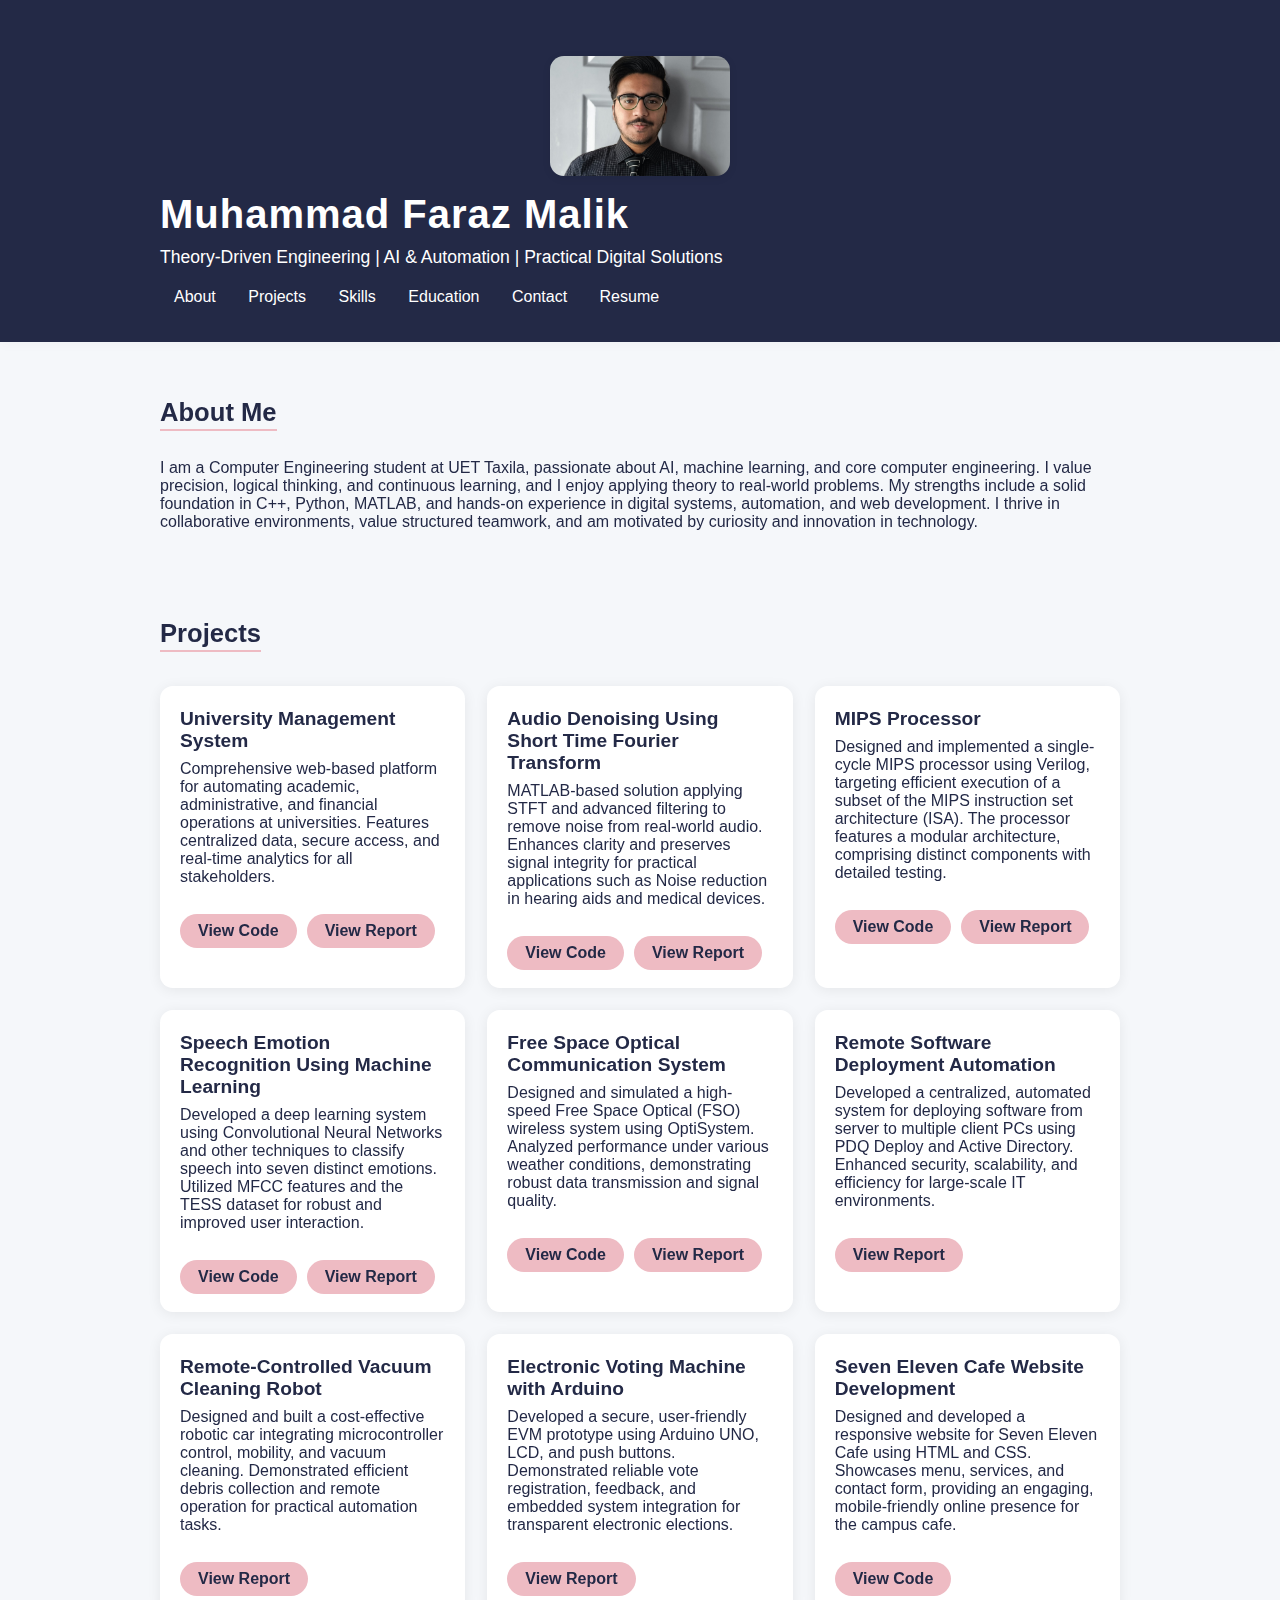
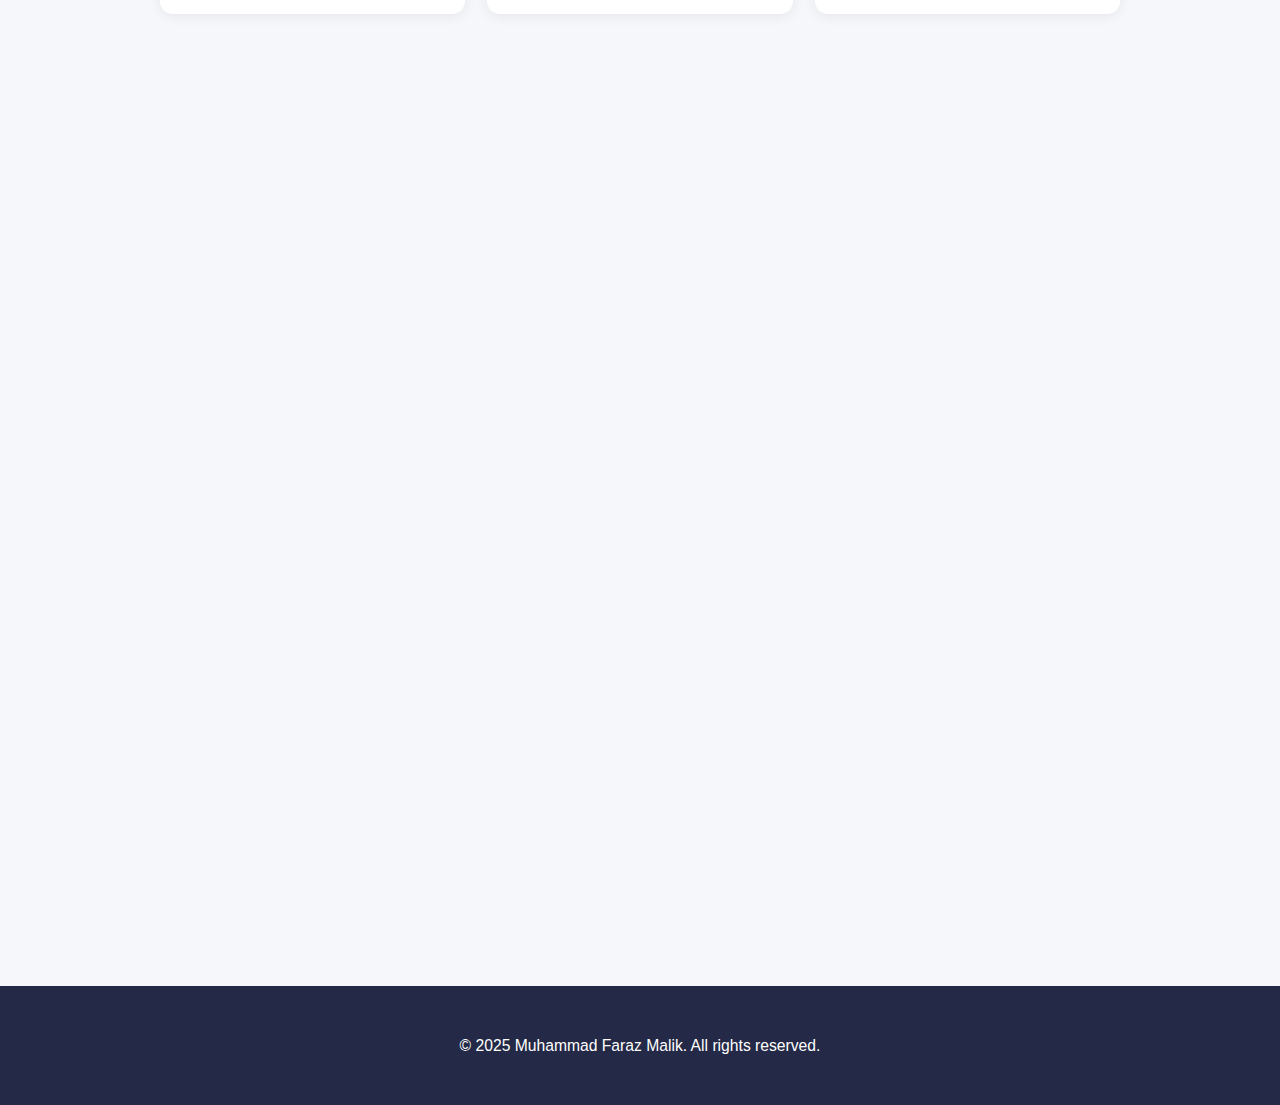
<file: index.html>
<!DOCTYPE html>
<html lang="en">
<head>
  <meta charset="UTF-8">
  <meta name="viewport" content="width=device-width, initial-scale=1">
  <title>Muhammad Faraz Malik's Portfolio</title>
  <link rel="stylesheet" href="style.css">
<header>
  <div class="container">
    <img src="profile.jpg" alt="Muhammad Faraz Malik" class="profile-img">
    <div class="header-content">
      <h1>Muhammad Faraz Malik</h1>
      <p class="tagline">Theory-Driven Engineering | AI & Automation | Practical Digital Solutions</p>
      
      <nav class="main-nav">
        <ul>
          <li><a href="#about">About</a></li>
          <li><a href="#projects">Projects</a></li>
          <li><a href="#skills">Skills</a></li>
          <li><a href="#education">Education</a></li>
          <li><a href="#contact">Contact</a></li>
          <li><a href="https://github.com/MuhammadFarazMalik/Portfolio/raw/main/Resume.pdf" download>Resume</a></li>
        </ul>
      </nav>

    </div>
  </div>
<!-- AOS Animation Library -->
<link href="https://cdn.jsdelivr.net/npm/aos@2.3.4/dist/aos.css" rel="stylesheet">
</header>
  
  <section id="about" class="about" data-aos="fade-up">
    <div class="container">
      <h2>About Me</h2>
      <p>
        I am a Computer Engineering student at UET Taxila, passionate about AI, machine learning, and core computer engineering. I value precision, logical thinking, and continuous learning, and I enjoy applying theory to real-world problems. My strengths include a solid foundation in C++, Python, MATLAB, and hands-on experience in digital systems, automation, and web development. I thrive in collaborative environments, value structured teamwork, and am motivated by curiosity and innovation in technology.
      </p>
    </div>
  </section>
  
  <section id="projects" data-aos="fade-up">
    <div class="container">
      <h2>Projects</h2>
      <div class="projects-grid">
        <div class="project-card">
          <h3>University Management System</h3>
          <p>Comprehensive web-based platform for automating academic, administrative, and financial operations at universities. Features centralized data, secure access, and real-time analytics for all stakeholders.</p>
          <div class="proj-btns">
            <a class="btn code" href="https://github.com/retro-hue/Portfolio/tree/main/Projects/DBMS%20PROJECT/dbms%20project" target="_blank">View Code</a>
            <a class="btn report" href="https://github.com/retro-hue/Portfolio/blob/main/Projects/DBMS%20PROJECT/Project_Report_DBMS.pdf" target="_blank">View Report</a>
          </div>
        </div>
        <div class="project-card">
          <h3>Audio Denoising Using Short Time Fourier Transform</h3>
          <p>MATLAB-based solution applying STFT and advanced filtering to remove noise from real-world audio. Enhances clarity and preserves signal integrity for practical applications such as Noise reduction in hearing aids and medical devices.         
</p>
          <div class="proj-btns">
            <a class="btn code" href="https://github.com/retro-hue/Portfolio/blob/main/Projects/DSP%20PROJECT/DSP%20project%20code.m" target="_blank">View Code</a>
            <a class="btn report" href="https://github.com/retro-hue/Portfolio/blob/main/Projects/DSP%20PROJECT/DSP%20PROJECT%20REPORT.pdf" target="_blank">View Report</a>
          </div>
        </div>
        <div class="project-card">
          <h3>MIPS Processor</h3>
         <p>Designed and implemented a single-cycle MIPS processor using Verilog, targeting efficient execution of a subset of the MIPS instruction set architecture (ISA). The processor features a modular architecture, comprising distinct components with detailed testing.</p>
          <div class="proj-btns">
            <a class="btn code" href="https://github.com/retro-hue/Portfolio/tree/main/Projects/DSD%20CEP/22-cp-47%20CEP" target="_blank">View Code</a>
            <a class="btn report" href="https://github.com/retro-hue/Portfolio/blob/main/Projects/DSD%20CEP/DSD%20PROJECT%20REPORT.pdf" target="_blank">View Report</a>
          </div>
        </div>
        <div class="project-card">
          <h3>Speech Emotion Recognition Using Machine Learning </h3>
          <p>Developed a deep learning system using Convolutional Neural Networks and other techniques to classify speech into seven distinct emotions. Utilized MFCC features and the TESS dataset for robust and improved user interaction.

</p>
          <div class="proj-btns">
            <a class="btn report" href="https://github.com/retro-hue/Portfolio/blob/main/Projects/SPEECH%20EMOTION%20RECOGNITION%20USING%20ML" target="_blank">View Code</a>
            <a class="btn report" href="https://github.com/retro-hue/Portfolio/blob/main/Projects/SPEECH%20EMOTION%20RECOGNITION%20USING%20ML/Machine%20Learning%20Project%20Report.pdf" target="_blank">View Report</a>
          </div>
        </div>
        <div class="project-card">
          <h3>Free Space Optical Communication System</h3>
          <p>Designed and simulated a high-speed Free Space Optical (FSO) wireless system using OptiSystem. Analyzed performance under various weather conditions, demonstrating robust data transmission and signal quality.</p>
          <div class="proj-btns">
            <a class="btn code" href="https://github.com/retro-hue/Portfolio/tree/main/Projects/WMN%20FSO%20USING%20OPTISYSTEM" target="_blank">View Code</a>
            <a class="btn report" href="https://github.com/retro-hue/Portfolio/blob/main/Projects/WMN%20FSO%20USING%20OPTISYSTEM/WMN%20PROJECT%20REPORT.pdf" target="_blank">View Report</a>
          </div>
        </div>
        <div class="project-card">
          <h3>Remote Software Deployment Automation</h3>
          <p>Developed a centralized, automated system for deploying software from server to multiple client PCs using PDQ Deploy and Active Directory. Enhanced security, scalability, and efficiency for large-scale IT environments.</p>
          <div class="proj-btns single-btn">
            <a class="btn report" href="https://github.com/retro-hue/Portfolio/blob/main/Projects/CCN%20remote%20installer%20using%20pdq%20deploy.pdf" target="_blank">View Report</a>
          </div>
        </div>
        <div class="project-card">
          <h3>Remote-Controlled Vacuum Cleaning Robot</h3>
          <p>Designed and built a cost-effective robotic car integrating microcontroller control, mobility, and vacuum cleaning. Demonstrated efficient debris collection and remote operation for practical automation tasks.</p>
          <div class="proj-btns single-btn">
            <a class="btn report" href="https://github.com/retro-hue/Portfolio/blob/main/Projects/Vacuum%20Cleaning%20Robotic%20Car%20Report.pdf" target="_blank">View Report</a>
          </div>
        </div>
        <div class="project-card">
          <h3>Electronic Voting Machine with Arduino</h3>
          <p>Developed a secure, user-friendly EVM prototype using Arduino UNO, LCD, and push buttons. Demonstrated reliable vote registration, feedback, and embedded system integration for transparent electronic elections.</p>
          <div class="proj-btns single-btn">
            <a class="btn report" href="https://github.com/retro-hue/Portfolio/blob/main/Projects/Electronic%20Voting%20Machine%20using%20aurdino%20uno.pdf" target="_blank">View Report</a>
          </div>
        </div>
        <div class="project-card">
          <h3>Seven Eleven Cafe Website Development</h3>
          <p>Designed and developed a responsive website for Seven Eleven Cafe using HTML and CSS. Showcases menu, services, and contact form, providing an engaging, mobile-friendly online presence for the campus cafe.</p>
          <div class="proj-btns single-btn">
            <a class="btn code" href="https://github.com/retro-hue/Portfolio/tree/main/Projects/STATIC%20WEBSITE%20OF%20MY%20UNIVERSITY%20CAFE" target="_blank">View Code</a>
          </div>
        </div>
      </div>
    </div>
  </section>
  
 <section id="skills" data-aos="fade-up">
  <div class="container">
    <h2>Skills</h2>

    <h3 style="margin-top: 24px; color: #b3e5fc;">Technical Skills</h3>
    <ul class="skills-list">
      <li>C++</li>
      <li>Python</li>
      <li>MATLAB</li>
      <li>HTML/CSS</li>
      <li>Assembly</li>
      <li>Machine Learning (CNN, MFCC, PyTorch)</li>
      <li>Signal Processing</li>
      <li>Vivado</li>
      <li>SQL Server</li>
      <li>Cisco Packet Tracer</li>
    </ul>

    <h3 style="margin-top: 24px; color: #b3e5fc;">Soft Skills</h3>
    <ul class="skills-list">
      <li>Analytical Problem Solving</li>
      <li>Time Management</li>
      <li>Technical Documentation</li>
    </ul>
  </div>
</section>

  
  <section id="education" data-aos="fade-up">
    <div class="container">
      <h2>Education</h2>
      <div class="education-item">
        <h3>B.Sc. Computer Engineering</h3>
        <p>University of Engineering and Technology (UET) Taxila<br>September 2022 – September 2026 (expected)</p>
        <p>CGPA: 3.22 | Matric: 96% | FSc: 80%</p>
        <p>Hands-on experience in labs, collaborative tech projects, and self-initiated learning in AI, digital logic, and microcontrollers.</p>
      </div>
    </div>
  </section>
  
  <section id="contact" data-aos="fade-up">
    <div class="container">
      <h2>Contact</h2>
      <div class="contact-links">
        <a href="mailto:ifaazu291@gmail.com" class="btn">Email Me</a>
        
        <a href="https://github.com/MuhammadFarazMalik/Portfolio" class="btn" target="_blank">GitHub</a>

      </div>
      <p style="margin-top:10px;">Open to internships, freelance, and full-time roles in software development, AI/ML, or systems programming. Based in Pakistan, open to global opportunities.</p>
    </div>
  </section>
  
  <footer>
    <div class="container">
      <p>&copy; 2025 Muhammad Faraz Malik. All rights reserved.</p>
    </div>
  </footer>
  <button id="topBtn" title="Go to top">↑</button>
  <script src="script.js"></script>

  <script src="https://cdn.jsdelivr.net/npm/aos@2.3.4/dist/aos.js"></script>
<script>
  AOS.init({
    duration: 800,
    once: false
  });
</script>

</body>
</html>
</file>
<file: style.css>
body {
  font-family: 'Segoe UI', Arial, sans-serif;
  margin: 0;
  padding: 0;
  background: #f5f7fa;
  color: #232946;
}

header {
  background: #232946;
  color: #fff;
  padding: 40px 0 20px 0;
  box-shadow: 0 2px 12px rgba(0,0,0,0.03);
}

header h1 {
  margin: 0;
  font-size: 2.5em;
  letter-spacing: 1px;
}

header p {
  margin: 10px 0 20px 0;
  font-size: 1.1em;
}

header nav ul {
  list-style: none;
  padding: 0;
  margin: 0;
}

header nav ul li {
  display: inline-block;
  margin: 0 14px;
}

header nav ul li a {
  color: #fff;
  text-decoration: none;
  font-weight: 500;
  transition: color 0.2s;
}

header nav ul li a:hover {
  color: #eebbc3;
}

.container {
  width: 92%;
  max-width: 960px;
  margin: auto;
  padding: 16px 0;
}

.about, section {
  margin: 40px 0;
}

h2 {
  margin: 0 0 12px 0;
  font-size: 1.6em;
  border-bottom: 2px solid #eebbc3;
  display: inline-block;
  padding-bottom: 2px;
}

.projects-grid {
  display: grid;
  grid-template-columns: repeat(auto-fit, minmax(295px, 1fr));
  gap: 22px;
  margin-top: 22px;
}

.project-card {
  background: #fff;
  border-radius: 13px;
  box-shadow: 0 2px 14px rgba(0,0,0,0.07);
  padding: 22px 20px 18px 20px;
  display: flex;
  flex-direction: column;
  align-items: flex-start;
  transition: transform 0.12s;
}
.profile-img {
  width: 180px;
  height: 120px;
  object-fit: cover;
  border-radius: 14px;
  display: block;
  margin: 0 auto 1rem auto;
  box-shadow: 0 2px 8px rgba(0,0,0,0.08);
}
.project-card:hover {
  transform: translateY(-5px) scale(1.03);
  box-shadow: 0 4px 24px rgba(35, 41, 70, 0.13);
}

.project-card h3 {
  margin-top: 0;
  margin-bottom: 8px;
  font-size: 1.2em;
  color: #232946;
}

.project-card p {
  margin-top: 0;
  font-size: 1em;
  min-height: 48px;
}

.proj-btns {
  margin-top: 12px;
  display: flex;
  flex-wrap: wrap;
  gap: 10px;
  align-items: center;
}

.btn {
  background: #eebbc3;
  color: #232946;
  padding: 8px 18px;
  border: none;
  border-radius: 20px;
  font-weight: 600;
  text-decoration: none;
  font-size: 1em;
  transition: background 0.17s, color 0.17s;
  cursor: pointer;
}

.btn:hover {
  background: #232946;
  color: #eebbc3;
}

.no-code {
  font-size: 0.93em;
  color: #a1a1a1;
  background: #f7f7f7;
  padding: 4px 13px;
  border-radius: 13px;
}

.skills-list {
  display: flex;
  flex-wrap: wrap;
  gap: 12px;
  list-style: none;
  padding: 0;
}

.skills-list li {
  background: #eebbc3;
  color: #232946;
  border-radius: 18px;
  padding: 7px 18px;
  font-size: 1em;
  font-weight: 500;
  margin-bottom: 8px;
}

.education-item {
  margin-bottom: 16px;
}

.contact-links {
  display: flex;
  flex-wrap: wrap;
  gap: 15px;
  margin-top: 12px;
}

footer {
  background: #232946;
  color: #fff;
  text-align: center;
  padding: 19px 0;
  font-size: 0.98em;
  margin-top: 26px;
}

#topBtn {
  display: none;
  position: fixed;
  bottom: 32px;
  right: 25px;
  z-index: 99;
  font-size: 22px;
  border: none;
  outline: none;
  background-color: #eebbc3;
  color: #232946;
  cursor: pointer;
  padding: 10px 18px;
  border-radius: 50%;
  box-shadow: 0 2px 12px rgba(35,41,70,0.13);
  transition: background 0.2s, color 0.2s;
}

#topBtn:hover {
  background-color: #232946;
  color: #eebbc3;
}

@media (max-width: 600px) {
  .container { width: 98%; }
  .projects-grid { grid-template-columns: 1fr; }
  .contact-links { flex-direction: column; }
}
</file>
